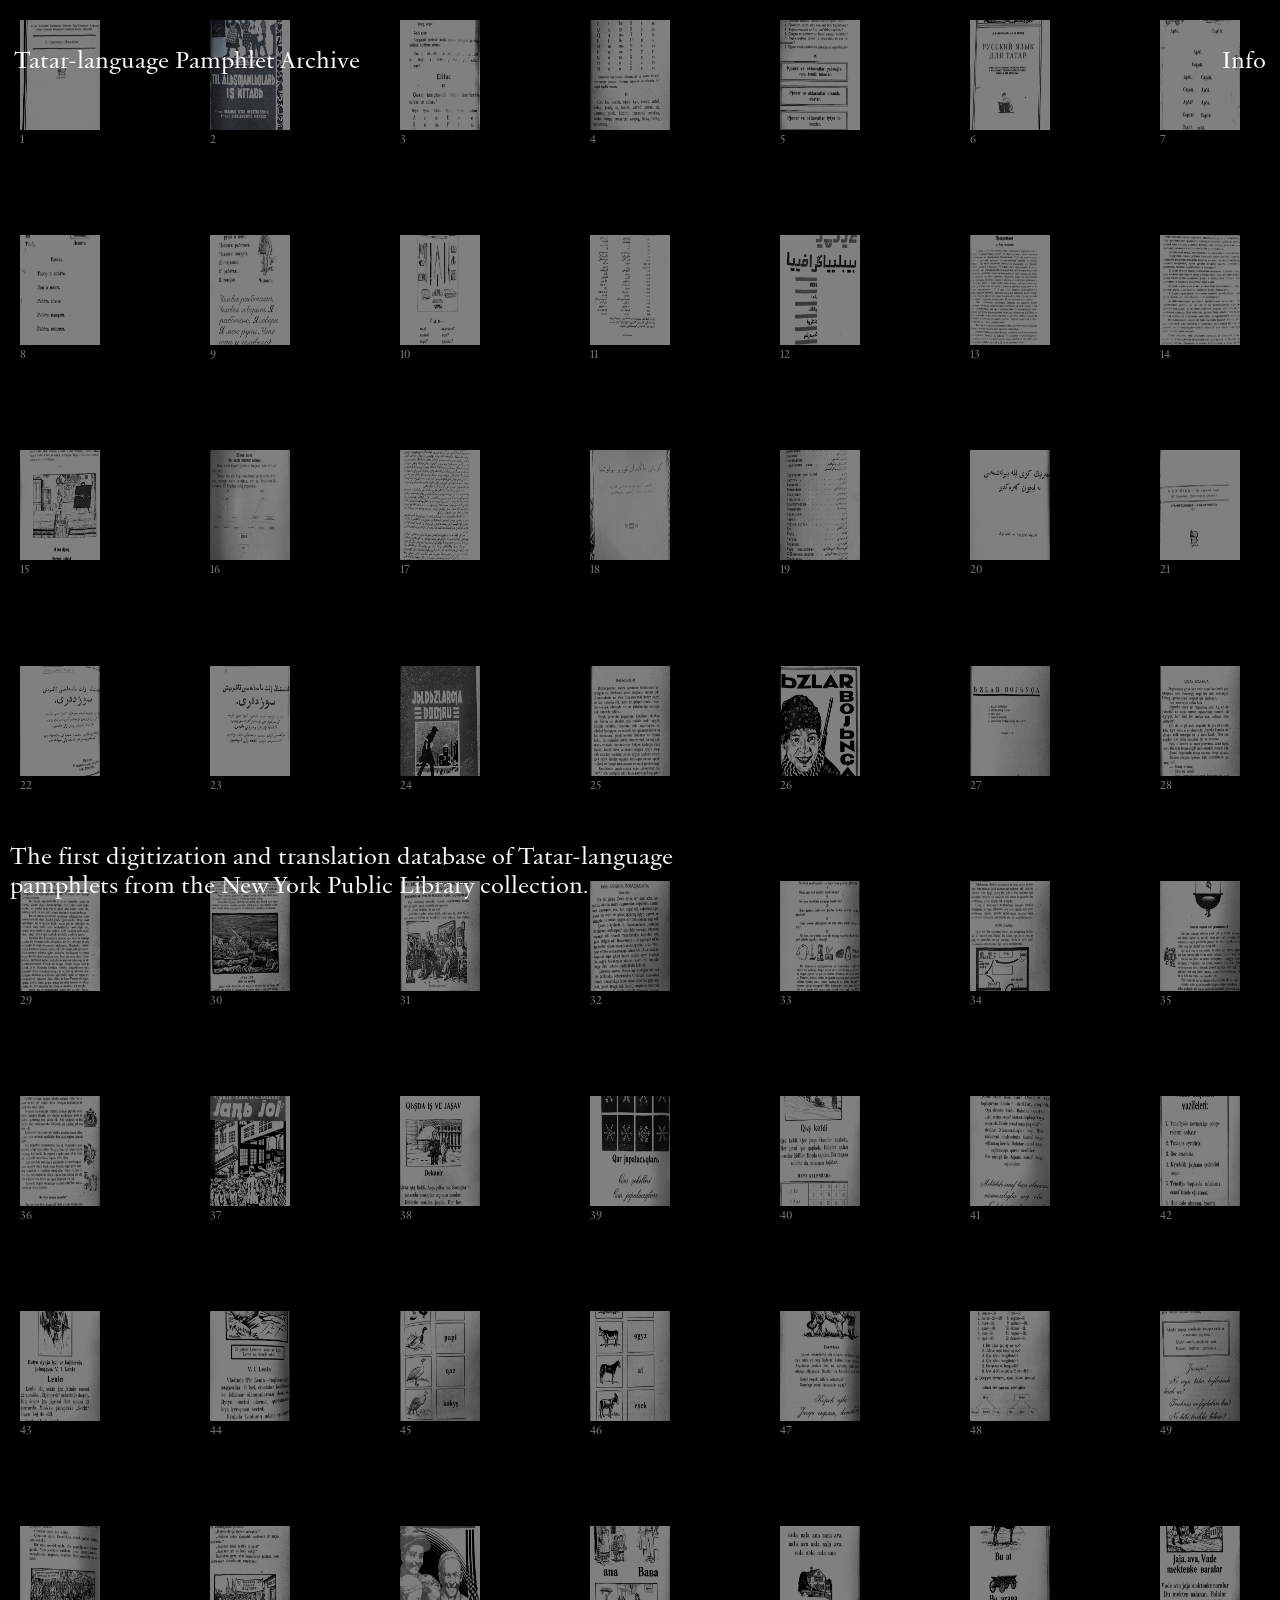
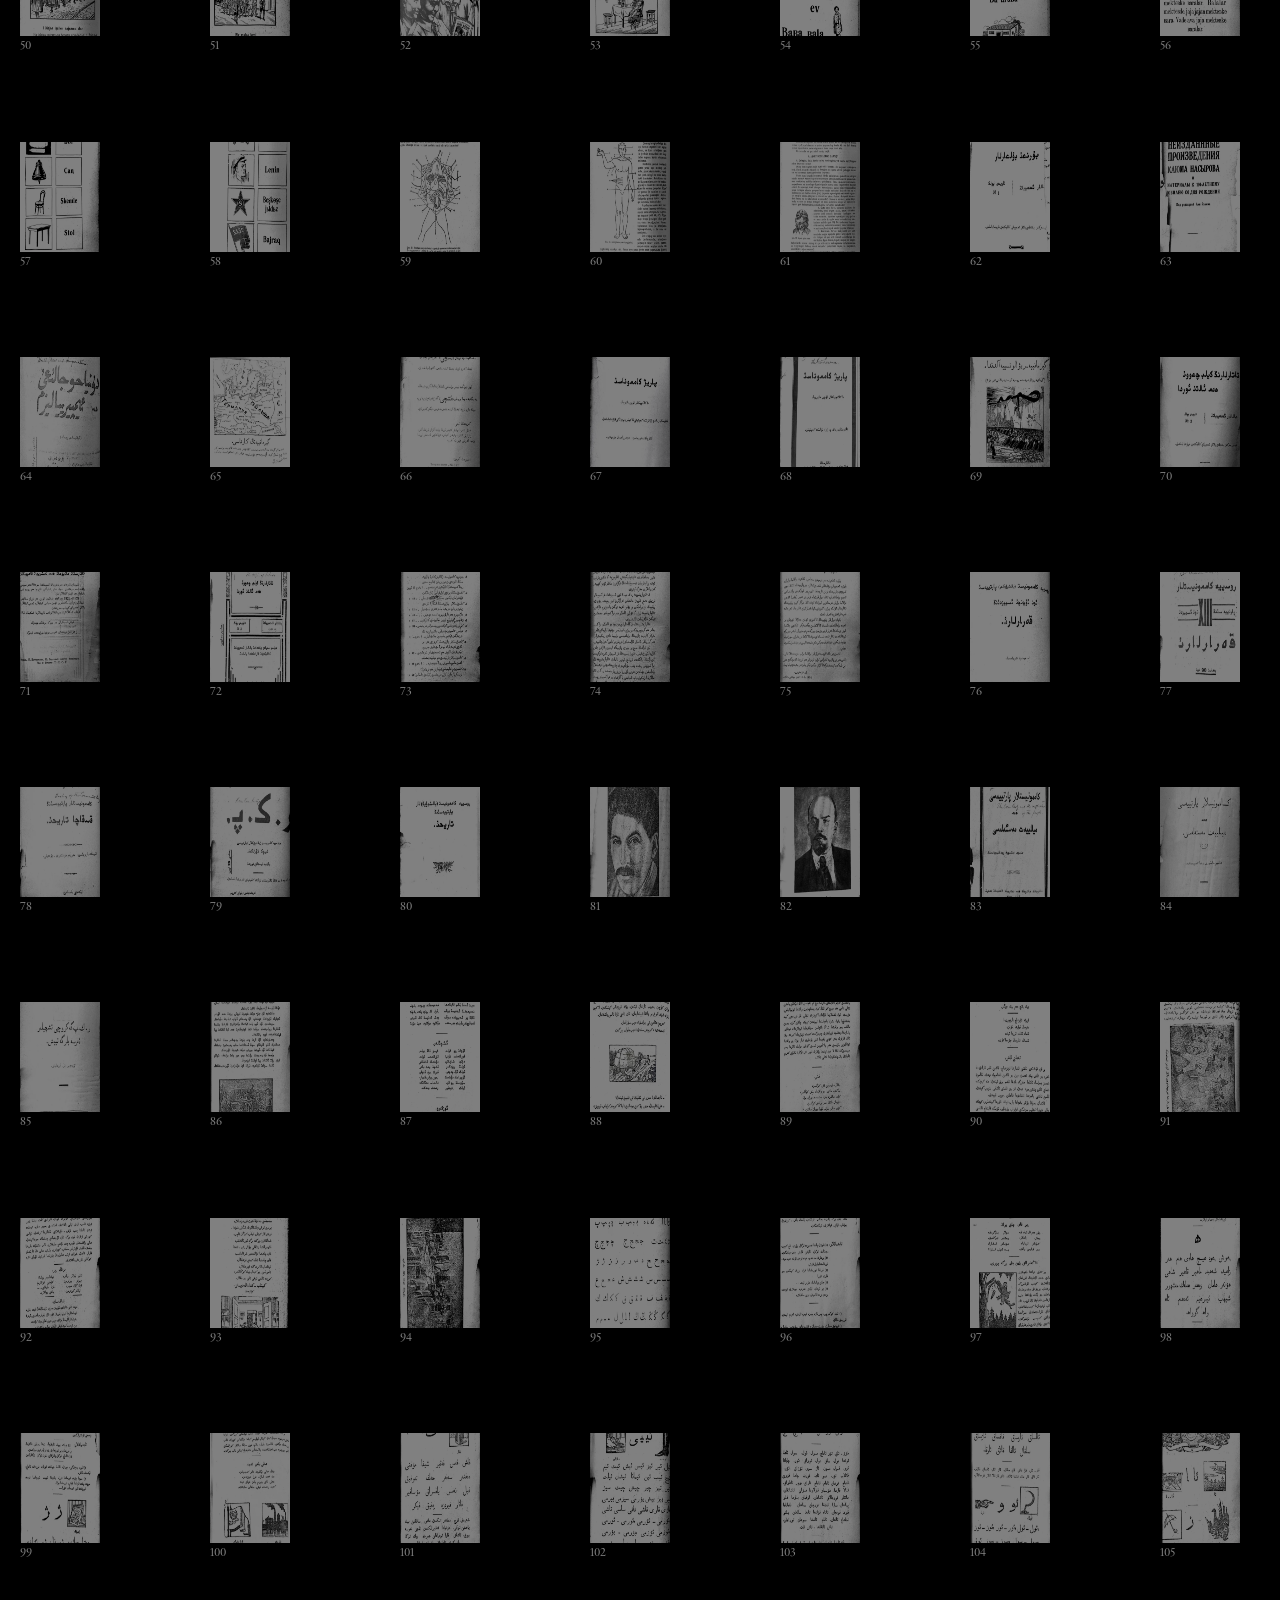
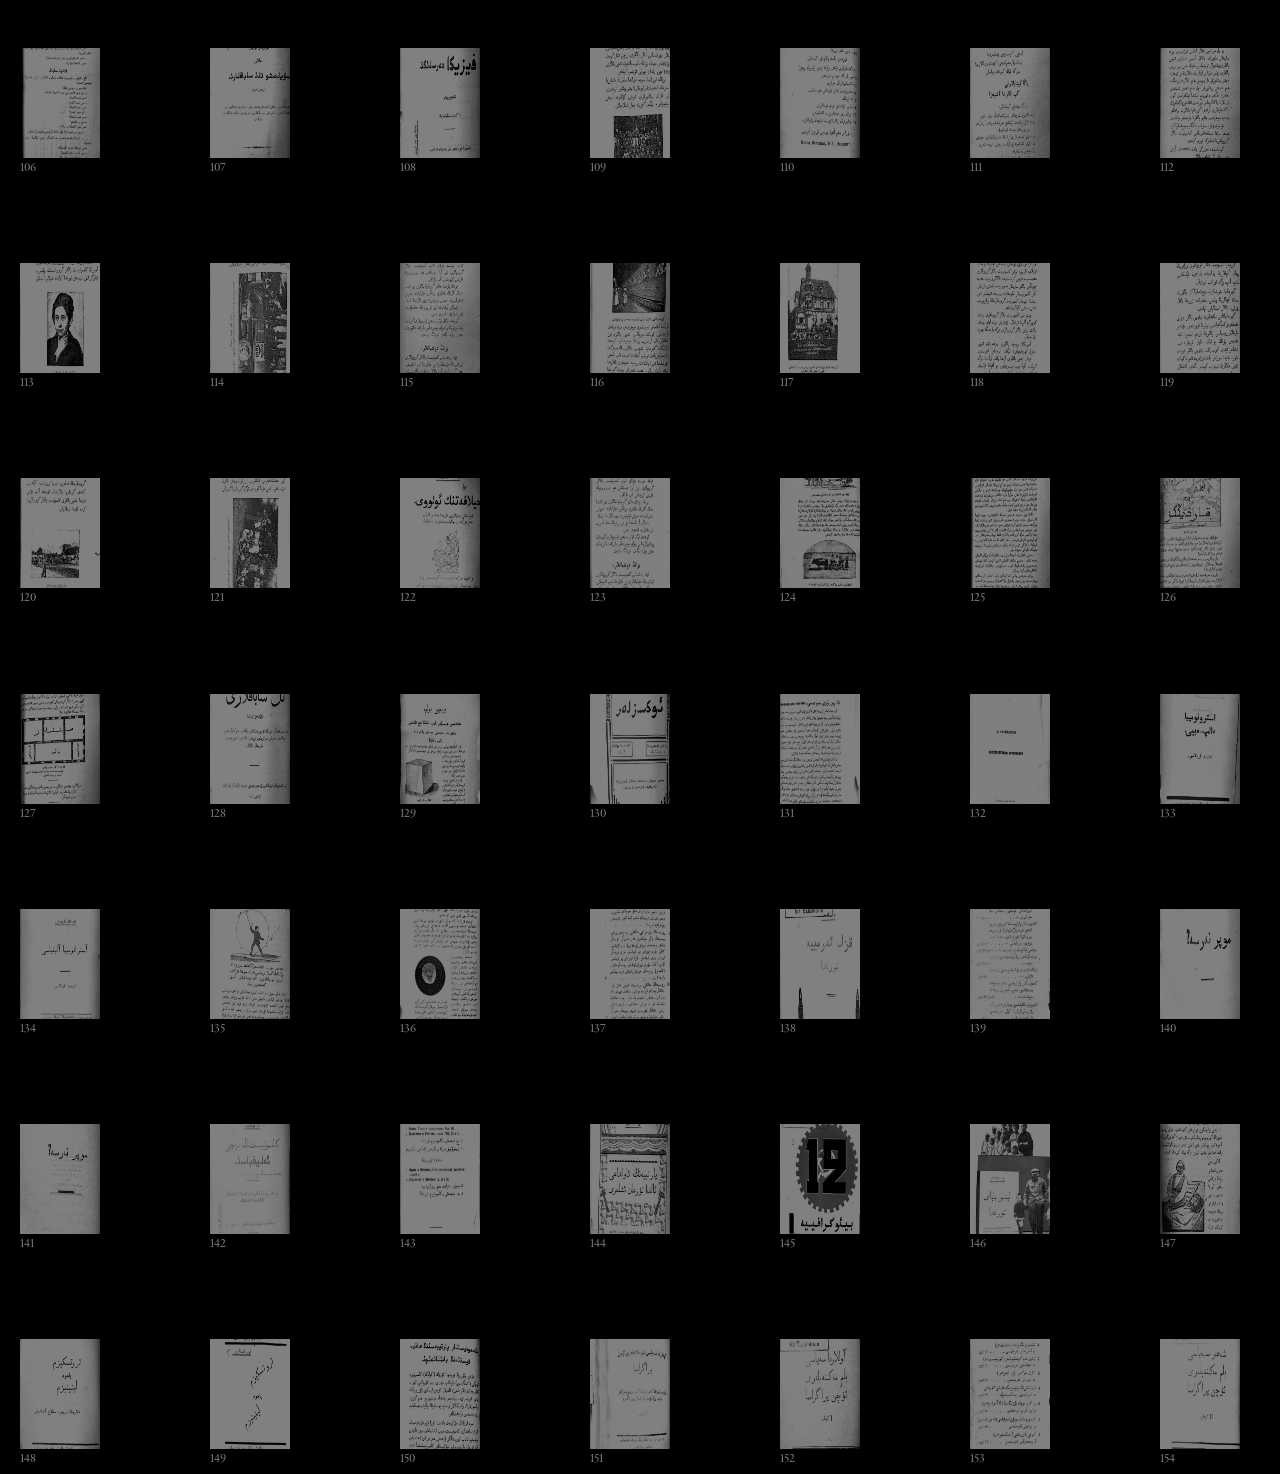
<file: index.html>
<!DOCTYPE html>
<html lang="en">
<head>
<meta charset="UTF-8">
<meta name="viewport" content="width=device-width, initial-scale=1.0">
<title>Tatar-language Pamphlet Archive</title>
<link rel="icon" type="image/svg+xml" href="favicon.svg">
<link rel="stylesheet" href="gallery.css">
</head>
<body>
<div class="top">
    <header>
    <h1>Tatar-language Pamphlet Archive</h1>
    <nav>
    <a href="info.html">Info</a>
    </nav>
    </header>
</div> 
<div class="about">
    <p>The first digitization and translation database of Tatar-language pamphlets from the New York Public Library collection.</p>
</div>
<main class="grid" id="grid">
    <p>Loading…</p>
</main>

<script src="gallery.js"></script>
</body>
</html>
</file>
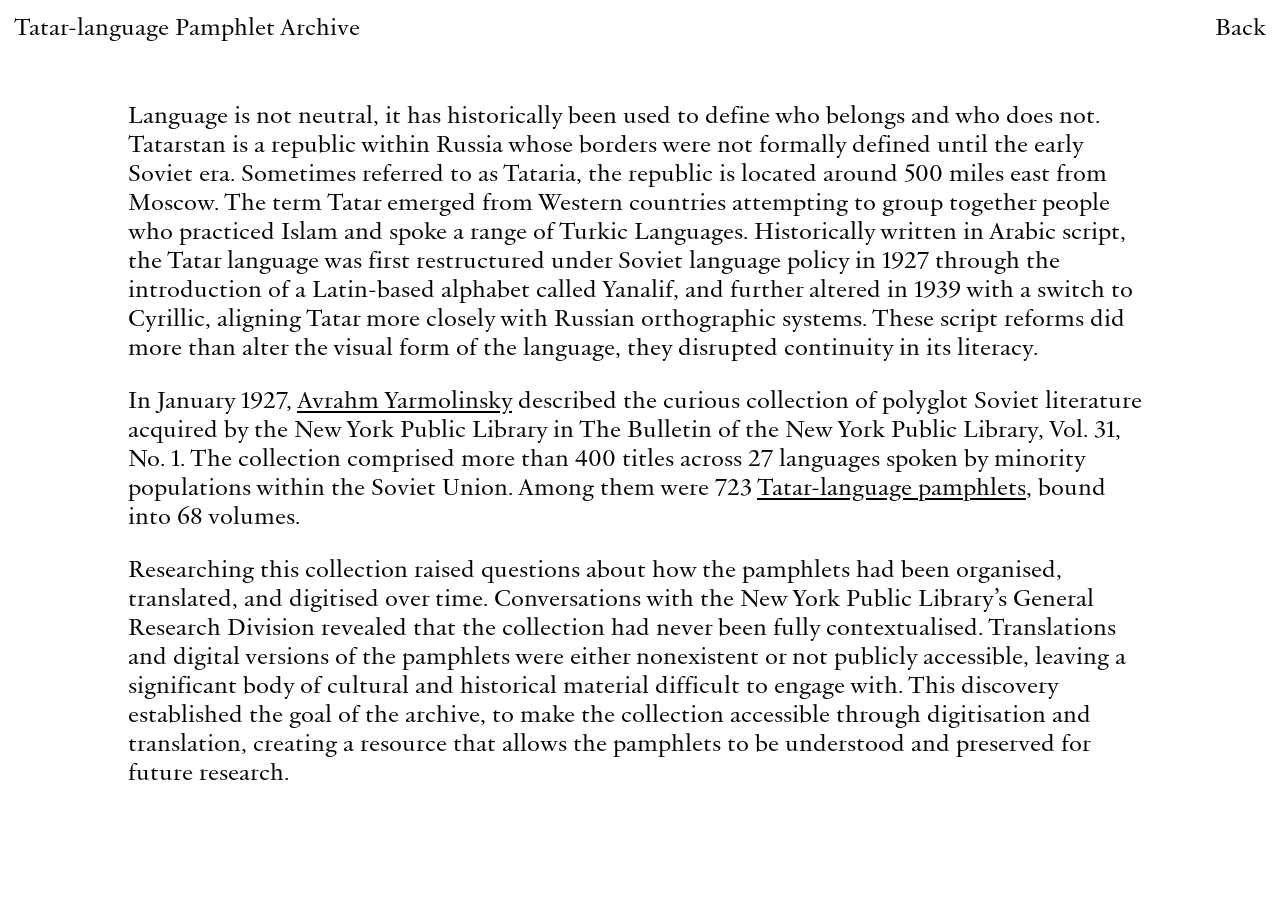
<file: info.html>
<!DOCTYPE html>
<html lang="en">
<head>
<meta charset="UTF-8">
<meta name="viewport" content="width=device-width, initial-scale=1.0">
<title>Tatar-language Pamphlet Archive</title>
<link rel="icon" type="image/svg+xml" href="favicon.svg">
<link rel="stylesheet" href="info.css">
</head>
<body>
<div class="top">
    <header>
    <a href="index.html"><h1>Tatar-language Pamphlet Archive</h1></a>
    <nav>
    <a href="index.html">Back</a>
    </nav>
    </header>
</div>
<div class="info">
    <p>Language is not neutral, it has historically been used to define who belongs and who does not. Tatarstan is a republic within Russia whose borders were not formally defined until the early Soviet era. Sometimes referred to as Tataria, the republic is located around 500 miles east from Moscow. The term Tatar emerged from Western countries attempting to group together people who practiced Islam and spoke a range of Turkic Languages. Historically written in Arabic script, the Tatar language was first restructured under Soviet language policy in 1927 through the introduction of a Latin-based alphabet called Yanalif, and further altered in 1939 with a switch to Cyrillic, aligning Tatar more closely with Russian orthographic systems. These script reforms did more than alter the visual form of the language, they disrupted continuity in its literacy.</p>
    <p>
        In January 1927, <a href="https://en.wikipedia.org/wiki/Avrahm_Yarmolinsky" id="extra" target="_blank">Avrahm Yarmolinsky</a> described the curious collection of polyglot Soviet literature acquired by the New York Public Library in The Bulletin of the New York Public Library, Vol. 31, No. 1. The collection comprised more than 400 titles across 27 languages spoken by minority populations within the Soviet Union. Among them were 723 <a href="https://www.nypl.org/research/research-catalog/bib/b12334730" target="_blank" id="extra">Tatar-language pamphlets</a>, bound into 68 volumes.
    </p>
    <p>
        Researching this collection raised questions about how the pamphlets had been organised, translated, and digitised over time. Conversations with the New York Public Library’s General Research Division revealed that the collection had never been fully contextualised. Translations and digital versions of the pamphlets were either nonexistent or not publicly accessible, leaving a significant body of cultural and historical material difficult to engage with. This discovery established the goal of the archive, to make the collection accessible through digitisation and translation, creating a resource that allows the pamphlets to be understood and preserved for future research.
    </p>
</div>

</body>
</html>
</file>
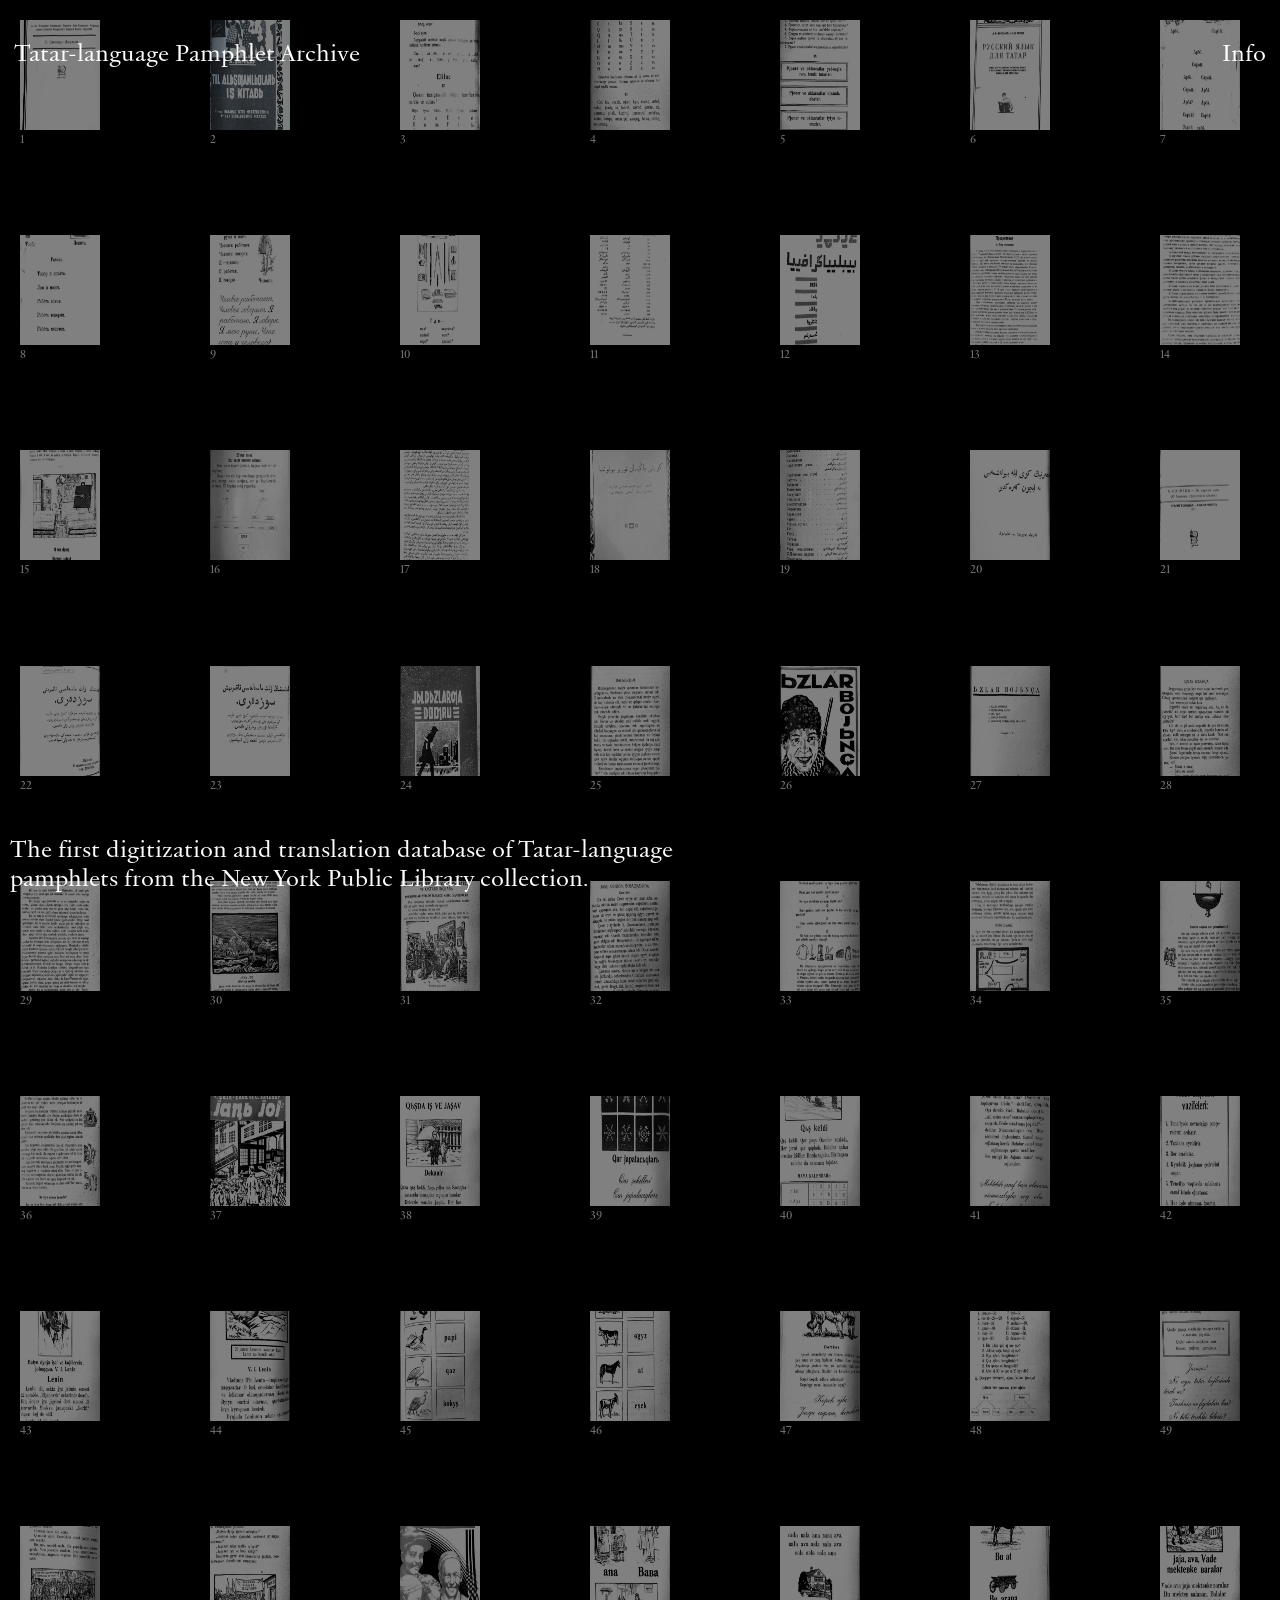
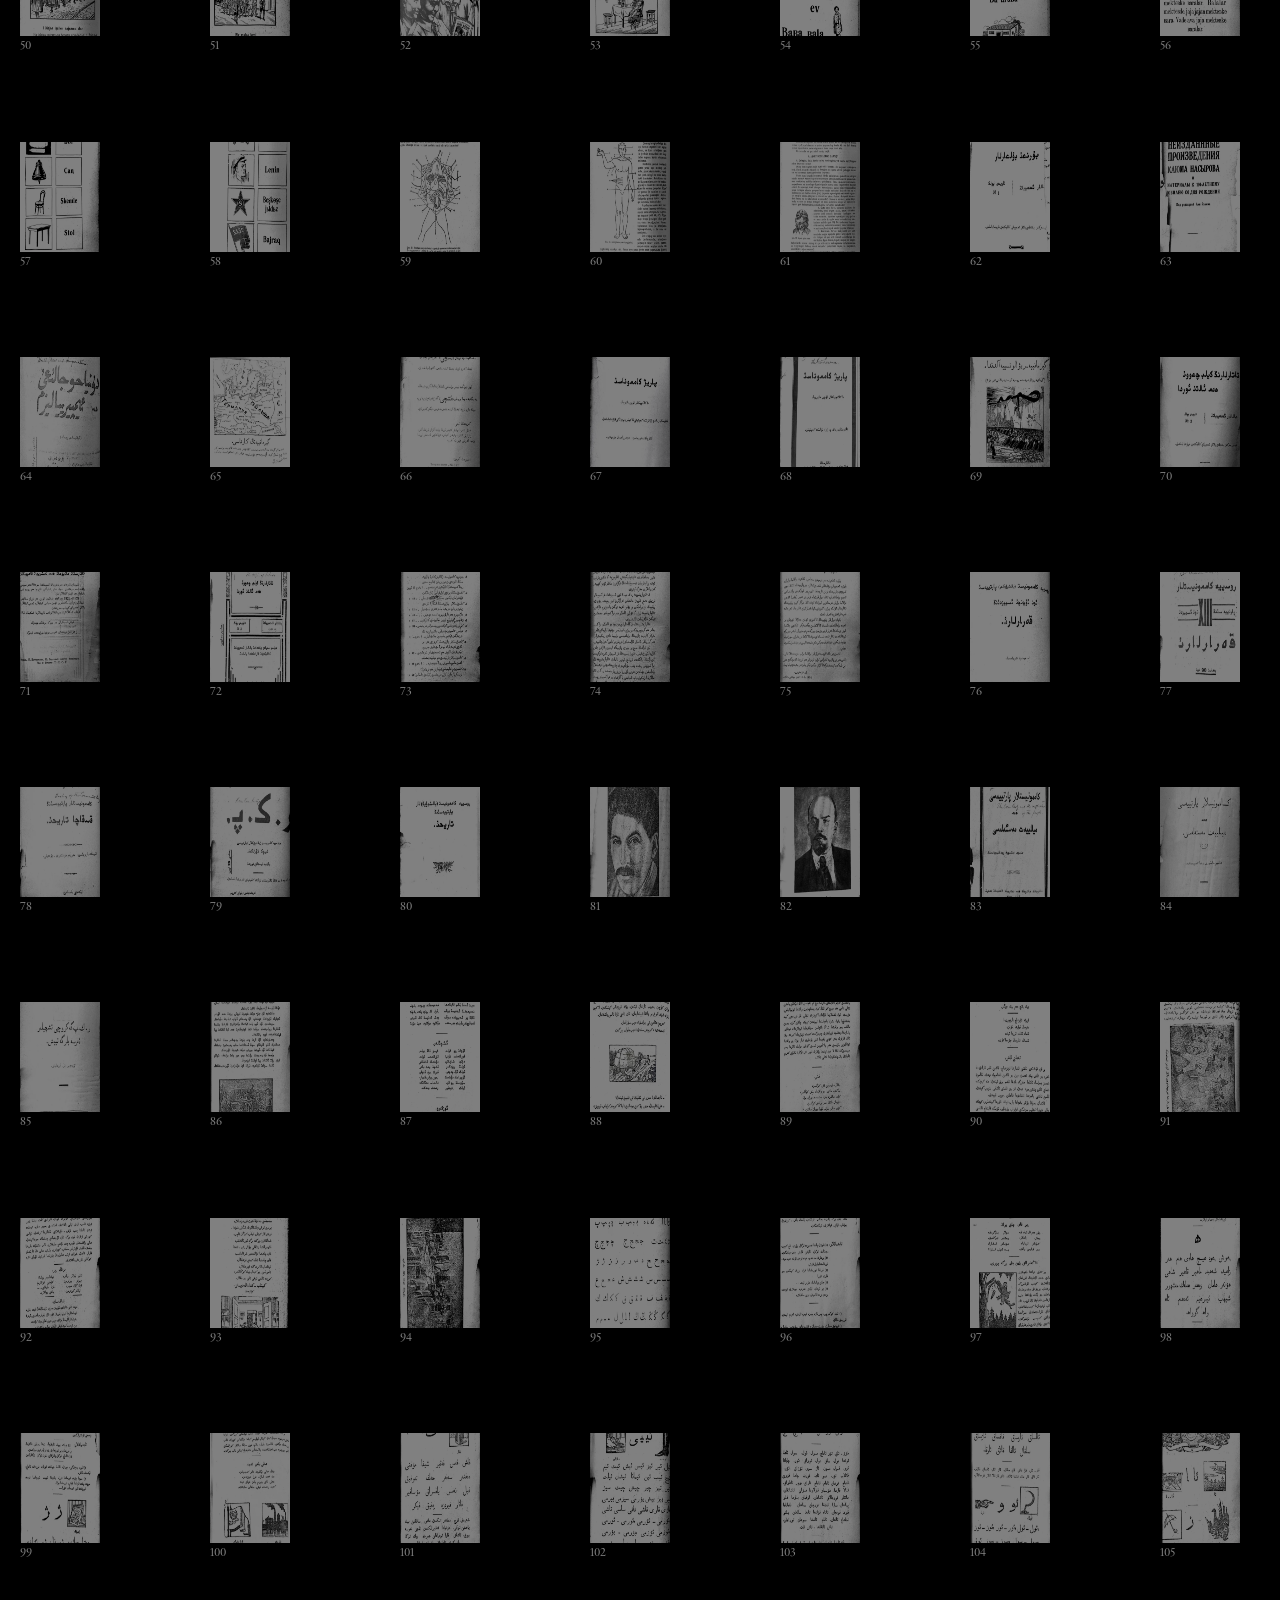
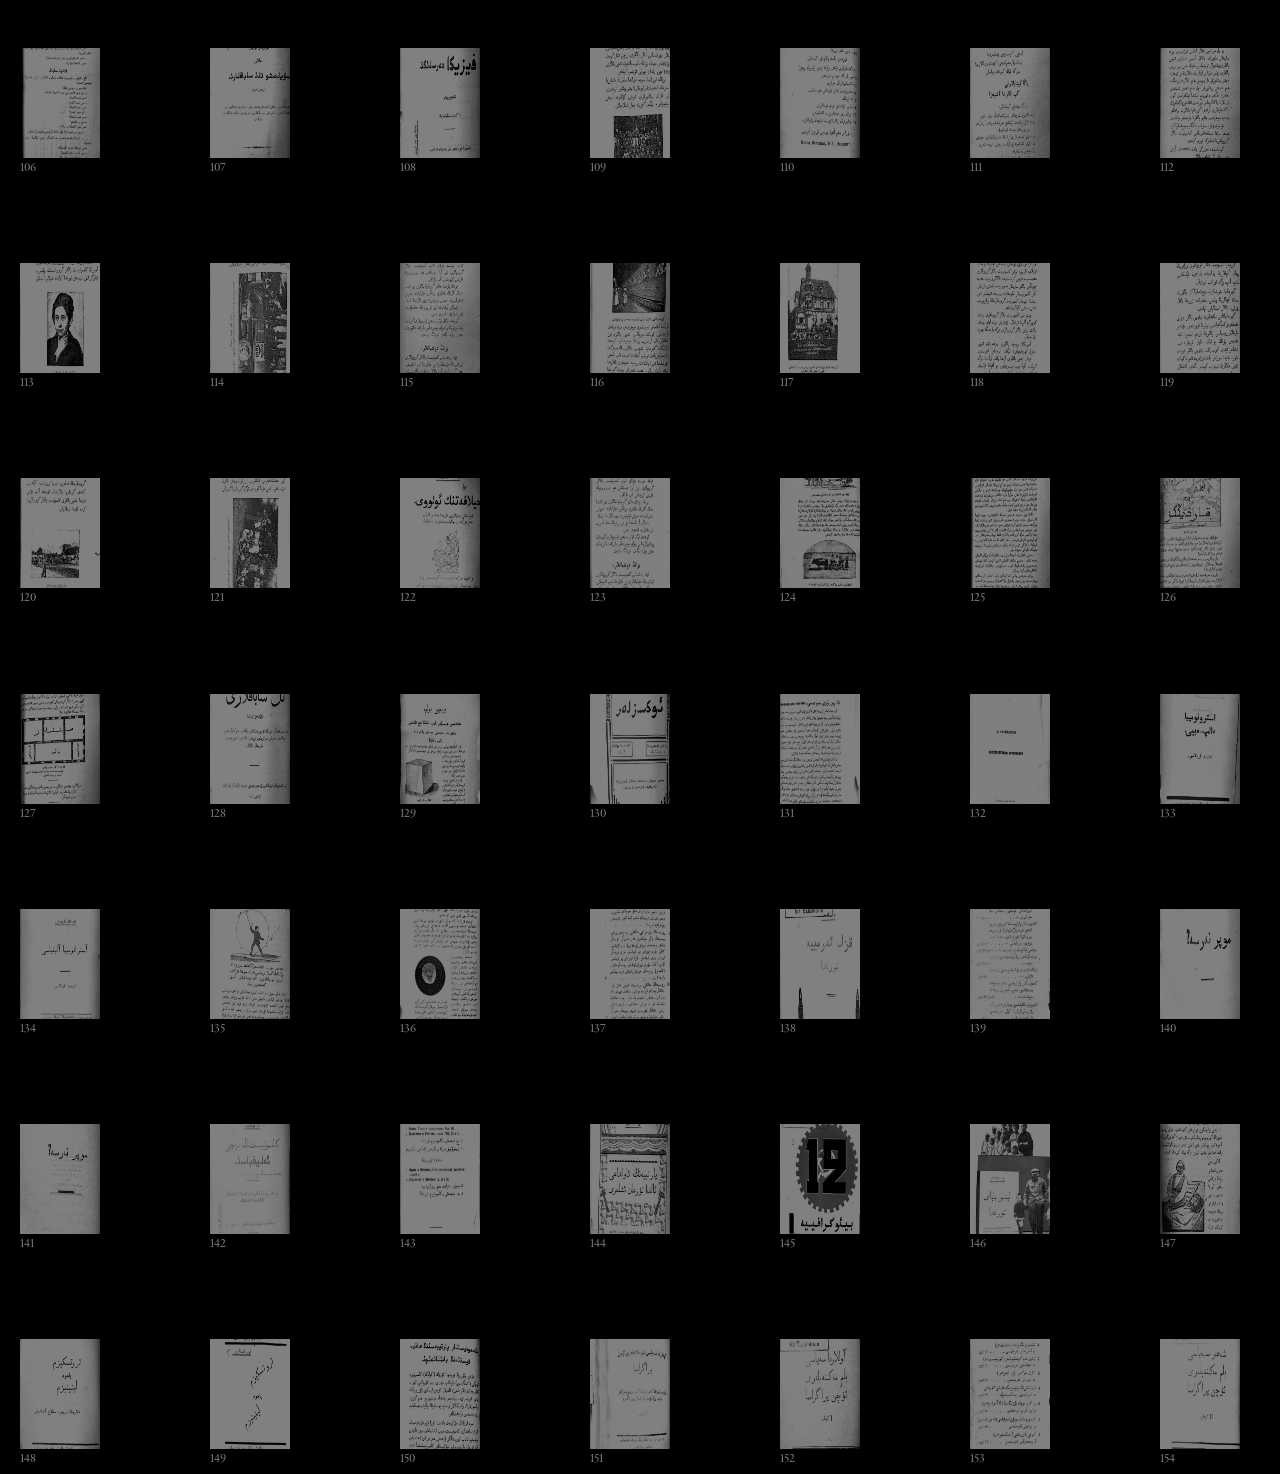
<file: viewer.html>
<!DOCTYPE html>
<html lang="en">
<head>
<meta charset="UTF-8">
<meta name="viewport" content="width=device-width, initial-scale=1.0">
<title>Tatar-language Pamphlet Archive</title>
<link rel="icon" type="image/svg+xml" href="favicon.svg">
<link rel="stylesheet" href="style.css">
</head>
<body>
<header>
  <h1><a href="index.html">Tatar-language Pamphlet Archive</a></h1>
  <nav>
    <a href="info.html">Info</a>
  </nav>
</header>
<main class="app">

  <p id="status" aria-live="polite">Loading…</p>

  <div class="scene" id="scene">
    <div class="stack" id="stack">
      <section class="layer layer-image" data-label="Image">
        <img id="preview" src="" alt="" draggable="false">
      </section>
      <section class="layer layer-original" id="originalLayer" data-label="Original text"></section>
      <section class="layer layer-translated" id="translatedLayer" data-label="Translated text"></section>
    </div>
  </div>

<div class="info-bar">
<button id="prevButton" class="nav-arrow nav-prev" type="button" aria-label="Previous image">←</button>
<button id="nextButton" class="nav-arrow nav-next" type="button" aria-label="Next image">→</button>
  <p id="title"></p>
</div>

<div class="view-bar" id="viewControls">
  <label><input type="checkbox" id="toggleImage" checked> Image</label>
  <label><input type="checkbox" id="toggleOriginal" checked> Original Text</label>
  <label><input type="checkbox" id="toggleTranslated" checked> Translated Text</label>
  <input type="range" id="depthSlider" min="0" max="100" value="80">
</div>

<div class="controlshover" tabindex="0">
  <p>Controls?</p>
  <div class="controls-tip">
    <ul>
      <li><strong>Drag</strong> to rotate the layers</li>
      <li><strong>Scroll</strong> to zoom in and out</li>
      <li><strong>Double-click</strong> to reset the view</li>
      <li><strong>← →</strong> arrow keys for previous / next</li>
      <li>Use the checkboxes to hide a layer, and the slider to fade the text boxes</li>
    </ul>
  </div>
</div>
</main>

<script src="viewer.js"></script>
</body>
</html>
</file>
<file: gallery.css>
@font-face {
  font-family: 'JJ';
  src: url('typefaces/JJannon-Regular-Trial.otf') format('woff2'),
       url('./fonts/MyCustomFont-Regular.ttf') format('truetype');
  font-style: normal;
}
@font-face {
  font-family: 'JJ-I';
  src: url('typefaces/JJannon-Italic-Trial.otf') format('woff2'),
       url('./fonts/MyCustomFont-Regular.ttf') format('truetype');
  font-style: normal;
}


* { box-sizing: border-box; }
body {
  margin: 0;
  font-family: Arial, sans-serif;
  background: #000000;
}


header {
  position: fixed;
  top: 10px;
  left: 10px;
  right: 10px;
  z-index: 1000;
  display: flex;
  justify-content: space-between;
  align-items: flex-start;
  gap: 10px;
}

nav {
  display: flex;
  gap: 10px;
}

h1, nav a {
  margin: 0;

  font-size: 1.5rem;
  font-weight: 100;
  padding: 2px 4px;
  color: #ffffff;
  font-family: 'JJ';
  text-decoration: none;
}
a{
  text-decoration: none;
}

h1:hover{
  font-family: 'JJ-I';
}
a:hover{
  font-family: 'JJ-I';
}

.about{
  position: fixed;
  bottom: 10px;
  left: 10px;
  color: rgb(255, 255, 255);
  z-index: 10000;
  font-size: 1.5rem;
  font-family: 'JJ';
  padding: 0;
  margin: 0;
  width: 60%;

}

.grid {
  display: grid;
  grid-template-columns: repeat(auto-fill, 100px);
  gap: 90px;
  margin-top: 10px;
  padding: 10px;
  justify-content: center;
}

.tile {
  position: relative;
  display: block;
  color: #000;
  text-decoration: none;
}

.tile img {
  display: block;
  width: 80px;
  height: 110px;
  background: #ccc;
  opacity: .5;
}

.tile:hover {
  z-index: 10;       
 
}

.tile:hover img {
    opacity: 1;    
}

.info{
  margin-top: 100px;
  padding-left: 10%;
  padding-right: 10%;
  font-size: 1.5rem;
  font-family: 'JJ';
  color: white;
}

@media (max-width: 600px) {
  header { flex-direction: column; }
}



.tile span {
  display: block;
  width: 80px;    
  margin-top: 4px;
  font-family: 'JJ', Arial, sans-serif;
  font-size: 0.7rem;
  line-height: 1;
  text-align: left;
  color: #ffffff;
  opacity: .5;
  overflow-wrap: anywhere;
}

.tile:hover span {
  opacity: 1;
}
</file>
<file: info.css>
@font-face {
  font-family: 'JJ';
  src: url('typefaces/JJannon-Regular-Trial.otf') format('woff2'),
       url('./fonts/MyCustomFont-Regular.ttf') format('truetype');
  font-style: normal;
}
@font-face {
  font-family: 'JJ-I';
  src: url('typefaces/JJannon-Italic-Trial.otf') format('woff2'),
       url('./fonts/MyCustomFont-Regular.ttf') format('truetype');
  font-style: normal;
}


* { box-sizing: border-box; }
body {
  margin: 0;
  font-family: Arial, sans-serif;
  background: #ffffff;
  color: black;
}


header {
  position: fixed;
  top: 10px;
  left: 10px;
  right: 10px;
  z-index: 1000;
  display: flex;
  justify-content: space-between;
  align-items: flex-start;
  gap: 10px;
}

nav {
  display: flex;
  gap: 10px;
}

h1, nav a {
  margin: 0;

  font-size: 1.5rem;
  font-weight: 100;
  padding: 2px 4px;
  color: #000000;
  font-family: 'JJ';
  text-decoration: none;
}
a{
  text-decoration: none;
}

h1:hover{
  font-family: 'JJ-I';
}
a:hover{
  font-family: 'JJ-I';
}

.about{
  position: fixed;
  bottom: 10px;
  left: 10px;
  color: rgb(0, 0, 0);
  z-index: 10000;
  font-size: 1.5rem;
  font-family: 'JJ';
  padding: 0;
  margin: 0;

}


.info{
  margin-top: 100px;
  padding-left: 10%;
  padding-right: 10%;
  font-size: 1.5rem;
  font-family: 'JJ';
  color: rgb(0, 0, 0);
}

@media (max-width: 600px) {
  header { flex-direction: column; }
}


#extra{
  font-family: 'JJ';
  text-decoration: underline;
  text-underline-offset: 3px;
  color: #000000;
}
</file>
<file: style.css>
@font-face {
  font-family: 'JJ';
  src: url('typefaces/JJannon-Regular-Trial.otf') format('woff2'),
       url('./fonts/MyCustomFont-Regular.ttf') format('truetype');
  font-style: normal;
}
@font-face {
  font-family: 'JJ-I';
  src: url('typefaces/JJannon-Italic-Trial.otf') format('woff2'),
       url('./fonts/MyCustomFont-Regular.ttf') format('truetype');
  font-style: normal;
}
  &::-webkit-scrollbar {
    display: none;
  }


* { box-sizing: border-box; }

body {
  margin: 0;
  font-family: Arial, sans-serif;
  background: #000000;
  color: #ffffff;
}

header {
  position: fixed;
  top: 10px;
  left: 10px;
  right: 10px;
  z-index: 1000;
  display: flex;
  justify-content: space-between;
  align-items: flex-start;
  gap: 10px;
}

nav {
  display: flex;
  gap: 10px;
}

h1, nav a {
  margin: 0;

  font-size: 1.5rem;
  font-weight: 100;
  padding: 2px 4px;
  color: #ffffff;
  font-family: 'JJ';
  text-decoration: none;
}
a{
  text-decoration: none;
  color: white;
}

h1:hover{
  font-family: 'JJ-I';
}
a:hover{
  font-family: 'JJ-I';
}

#title {
  margin: 0;
  font-size: 1rem;
  font-family: 'JJ';
}

@media (max-width: 600px) {
  header { flex-direction: column; }
}
.controls {
  /* top: 1000px; */
  display: flex;
  flex-direction: column;
  gap: 1rem;
  background-color: white;
  width: 20%;
  position: absolute;
  padding: 20px;
}

.flex-container {
  display: flex;
  flex-direction: row;
  gap: 1rem;
  align-items: center;
}
button, select, input[type="file"], option {
  background-color: #ffffff;
}

button{
  background-color: black;
  padding: 0px 20px 0px 0px;
  border: none;
  color: rgb(87, 87, 87);
  font-size: 1.5rem;
}
button:hover{
  background-color: none;
  color: white;
  cursor: pointer;
  font-style: italic;
  
}

/* 3D viewport */
.scene {
  height: 100vh;
  margin-top: 1rem;
  display: flex;
  align-items: center;
  justify-content: center;
  overflow: hidden;
  perspective: 1200px;
  cursor: grab;
  touch-action: none;
  user-select: none;
}
.scene.dragging { cursor: grabbing; }

/* Size is set from the image's aspect ratio in main.js */
.stack {
  position: relative;
  width: 380px;
  height: 500px;
  transform-style: preserve-3d;
  will-change: transform;
}

/* Every layer is exactly the size of the image */
.layer {
  position: absolute;
  inset: 0;
  border: 1px solid rgba(255, 255, 255, 0.3);
}

.layer::before {
  content: attr(data-label);

  position: absolute;
  left: 0;
  bottom: 100%;
  margin-bottom: 4px;
  font-size: 1rem;
  letter-spacing: 0.08em;
  text-transform: uppercase;
  white-space: nowrap;
  padding: 0 4px;
  color: #ffffff;
  background-color: black;
}

.layer-image      { transform: translateZ(-120px); }
.layer-original   { transform: translateZ(0); }
.layer-translated { transform: translateZ(120px); }

.layer-image img {
  display: block;
  width: 100%;
  height: 100%;
  object-fit: fill;
}

/* One positioned text box per paragraph */
.tbox {
  position: absolute;
  display: flex;
  align-items: center;
  overflow: hidden;
  line-height: 1.15;
  font-family: system-ui, sans-serif;
  opacity: var(--box-opacity, 0.8);
}

/* change background color of the text here */
.tbox span {
  display: block;
  width: 100%;
  overflow-wrap: anywhere;
  background-color: rgb(255, 255, 255)
}


#status{
  text-align: center;
}

.info-bar {
  position: fixed;
  left: 10px;
  bottom: 10px;
  z-index: 1000;
  display: flex;
  align-items: center;
  gap: 16px;
  max-width: 45vw;
  padding: 10px 14px;
 color: #ffffff;
}

.info-bar .group {
  display: flex;
  gap: 8px;
}
a{
  text-decoration: none;
}
#title {
  margin: 0;
  font-size: 1rem;
  font-weight: bold;
  overflow-wrap: anywhere;
}

.view-bar {
  position: fixed;
  left: 50%;
  bottom: 10px;
  transform: translateX(-50%);
  z-index: 1000;
  display: flex;
  align-items: center;
  gap: 1rem;
  padding: 10px 14px;
 color: #ffffff;
}

.view-bar label {
  display: flex;
  align-items: center;
  gap: 0.4rem;
  font-size: 0.9rem;
}

.controlshover {
  position: fixed;
  right: 10px;
  bottom: 10px;
  z-index: 1000;
  outline: none;
}

.controlshover > p {
  margin: 0;
  padding: 10px 14px;
 color: #ffffff;
  font-size: 0.9rem;
  cursor: help;
}

.controls-tip {
  position: absolute;
  right: 0;
  bottom: 100%;
  margin-bottom: 8px;
  width: 260px;
  padding: 12px 14px;
  color: #ffffff;
  font-size: 0.85rem;
  line-height: 1.4;
  opacity: 0;
  visibility: hidden;
  transform: translateY(4px);
  transition: opacity 0.15s ease, transform 0.15s ease, visibility 0.15s;
  pointer-events: none;
}

.controls-tip ul {
  margin: 0;
  padding: 0;
  list-style: none;
}

.controls-tip li + li { margin-top: 6px; }

.controlshover:hover .controls-tip,
.controlshover:focus .controls-tip,
.controlshover:focus-within .controls-tip {
  opacity: 1;
  visibility: visible;
  transform: translateY(0);
}


@media (max-width: 800px) {
  .info-bar { max-width: calc(100vw - 20px); }
  .view-bar {
    left: 10px;
    right: 10px;
    bottom: 70px;
    transform: none;
    flex-wrap: wrap;
  }
}



.nav-arrow {
  position: fixed;
  top: 50%;
  transform: translateY(-50%);
  z-index: 1000;
  padding: 10px 14px;
  background: none;
  border: none;
  color: #ffffff;
  font-family: 'Hoefler', Arial, sans-serif;
  font-size: 2.5rem;
  line-height: 1;
  cursor: pointer;
}

.nav-prev { left: 10px; }
.nav-next { right: 10px; }

.nav-arrow:hover {
  background: none;
  color: #ffffff;
}

.nav-arrow:disabled {
  opacity: 0.25;
  cursor: default;
}



#depthSlider {
  -webkit-appearance: none;
  appearance: none;
  width: 100px;
  height: 20px;
  background: transparent;
  cursor: pointer;
}

#depthSlider::-webkit-slider-runnable-track {
  height: 1px;
  background: #ffffff;
}
#depthSlider::-moz-range-track {
  height: 1px;
  background: #ffffff;
}

#depthSlider::-webkit-slider-thumb {
  -webkit-appearance: none;
  appearance: none;
  width: 3px;
  height: 16px;
  margin-top: -8px;
  background: #ffffff;
  border: none;
  border-radius: 0;
}
#depthSlider::-moz-range-thumb {
  width: 3px;
  height: 16px;
  background: #ffffff;
  border: none;
  border-radius: 0;
}

#depthSlider:hover::-webkit-slider-thumb { background: #ffffff; }
#depthSlider:hover::-moz-range-thumb { background: #ffffff; }

#depthSlider:focus { outline: none; }
#depthSlider:focus-visible::-webkit-slider-thumb { background: #ffffff; }
#depthSlider:focus-visible::-moz-range-thumb { background: #ffffff; }



.view-bar input[type="checkbox"] {
  -webkit-appearance: none;
  appearance: none;
  width: 16px;
  height: 16px;
  margin: 0;
  background: transparent;
  border: 1px solid #ffffff;
  border-radius: 0;
  cursor: pointer;
  background-repeat: no-repeat;
  background-position: center;
  background-size: 12px 12px;
}

.view-bar input[type="checkbox"]:checked {
  background-image: url("data:image/svg+xml;utf8,<svg xmlns='http://www.w3.org/2000/svg' viewBox='0 0 12 12'><path d='M2 6.5 L5 9.5 L10 2.5' fill='none' stroke='white' stroke-width='1.5'/></svg>");
}


.view-bar label {
  cursor: pointer;
}


#prevButton{
  font-family: Georgia, 'Times New Roman', Times, serif, Helvetica, sans-serif;
}
</file>
